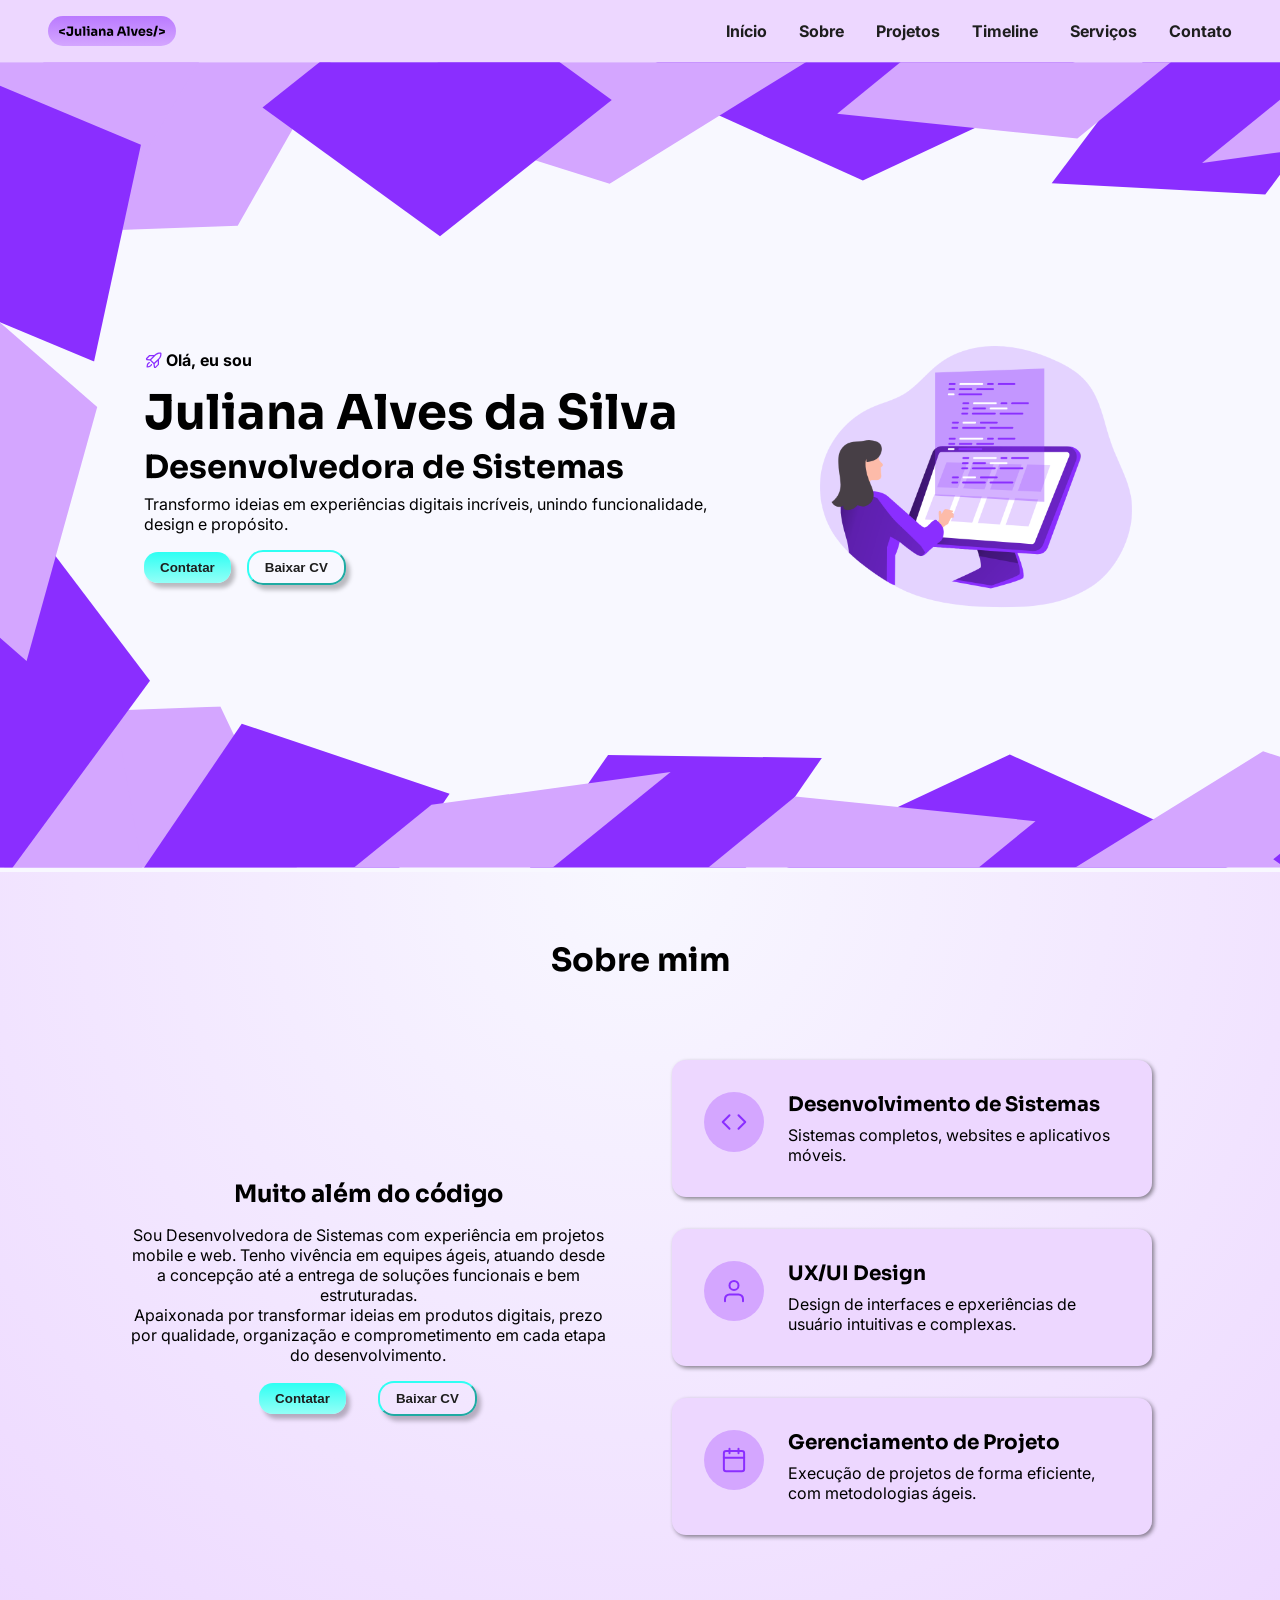
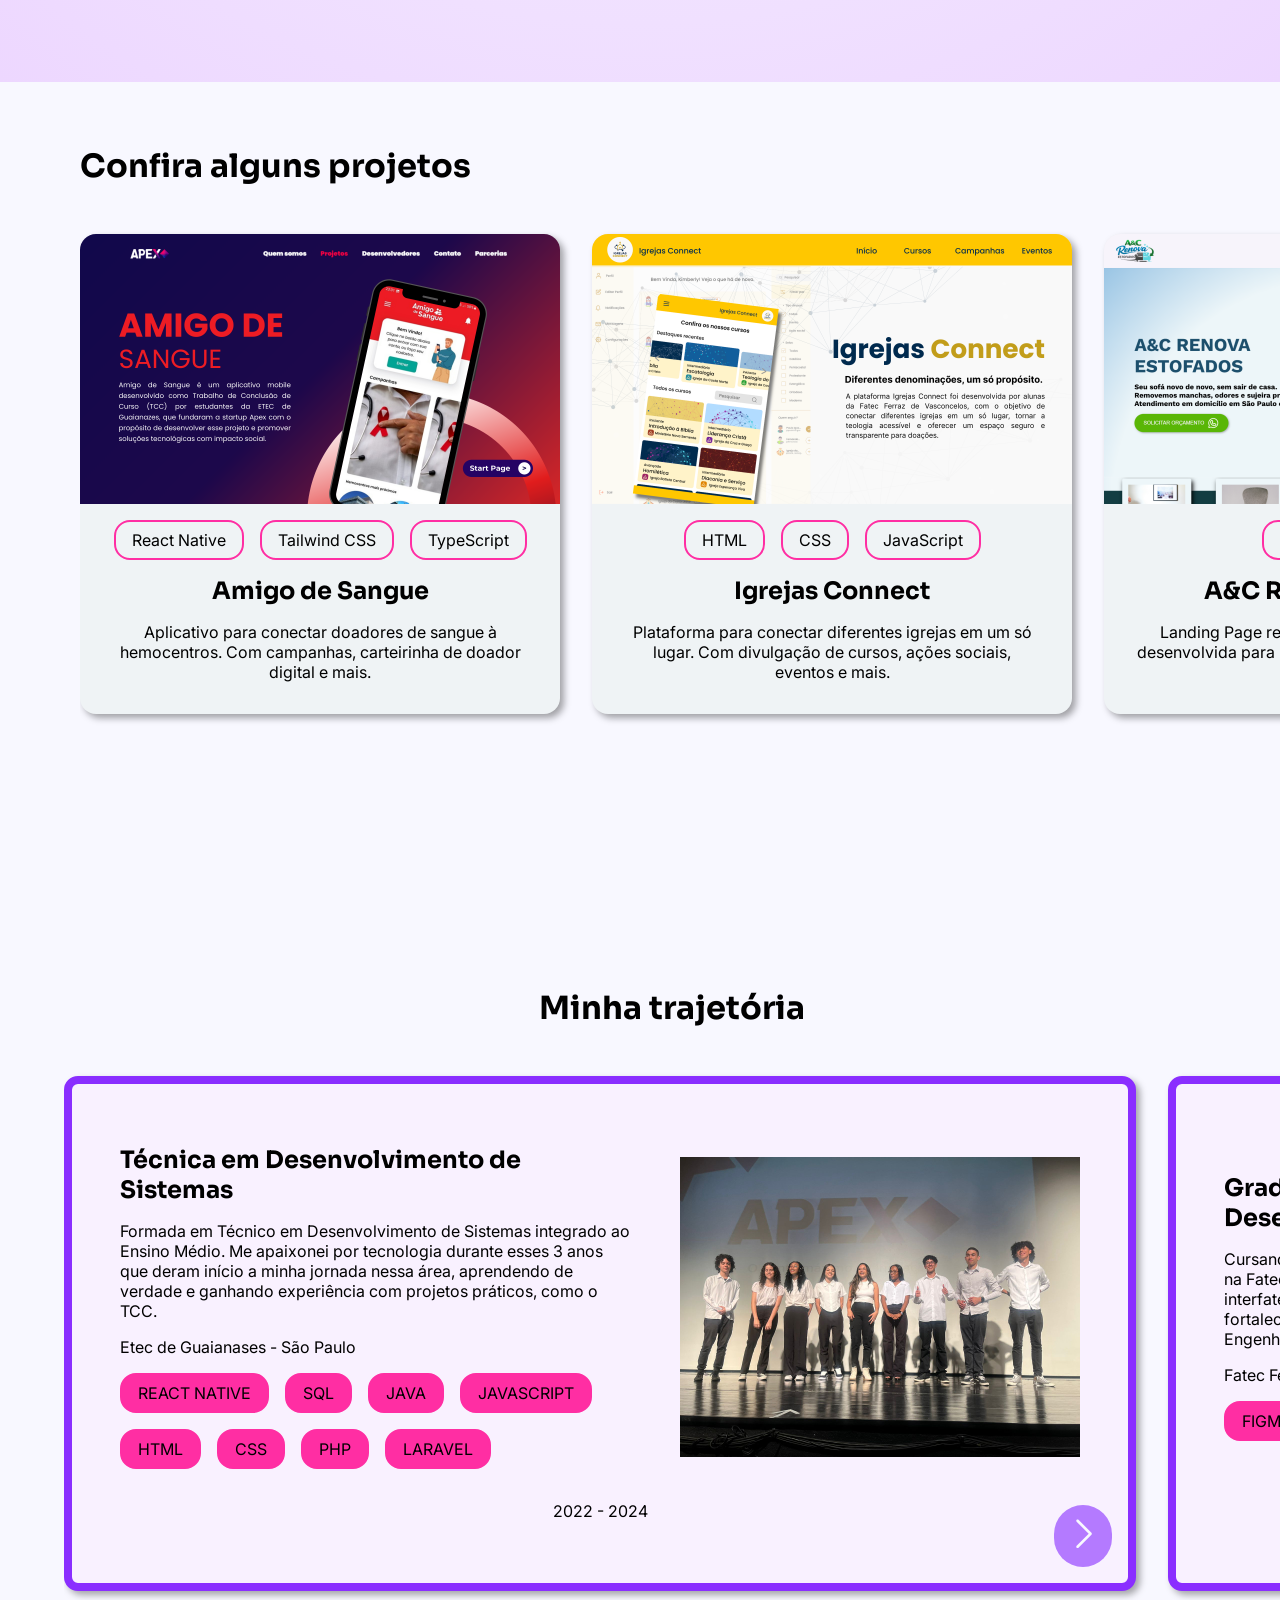
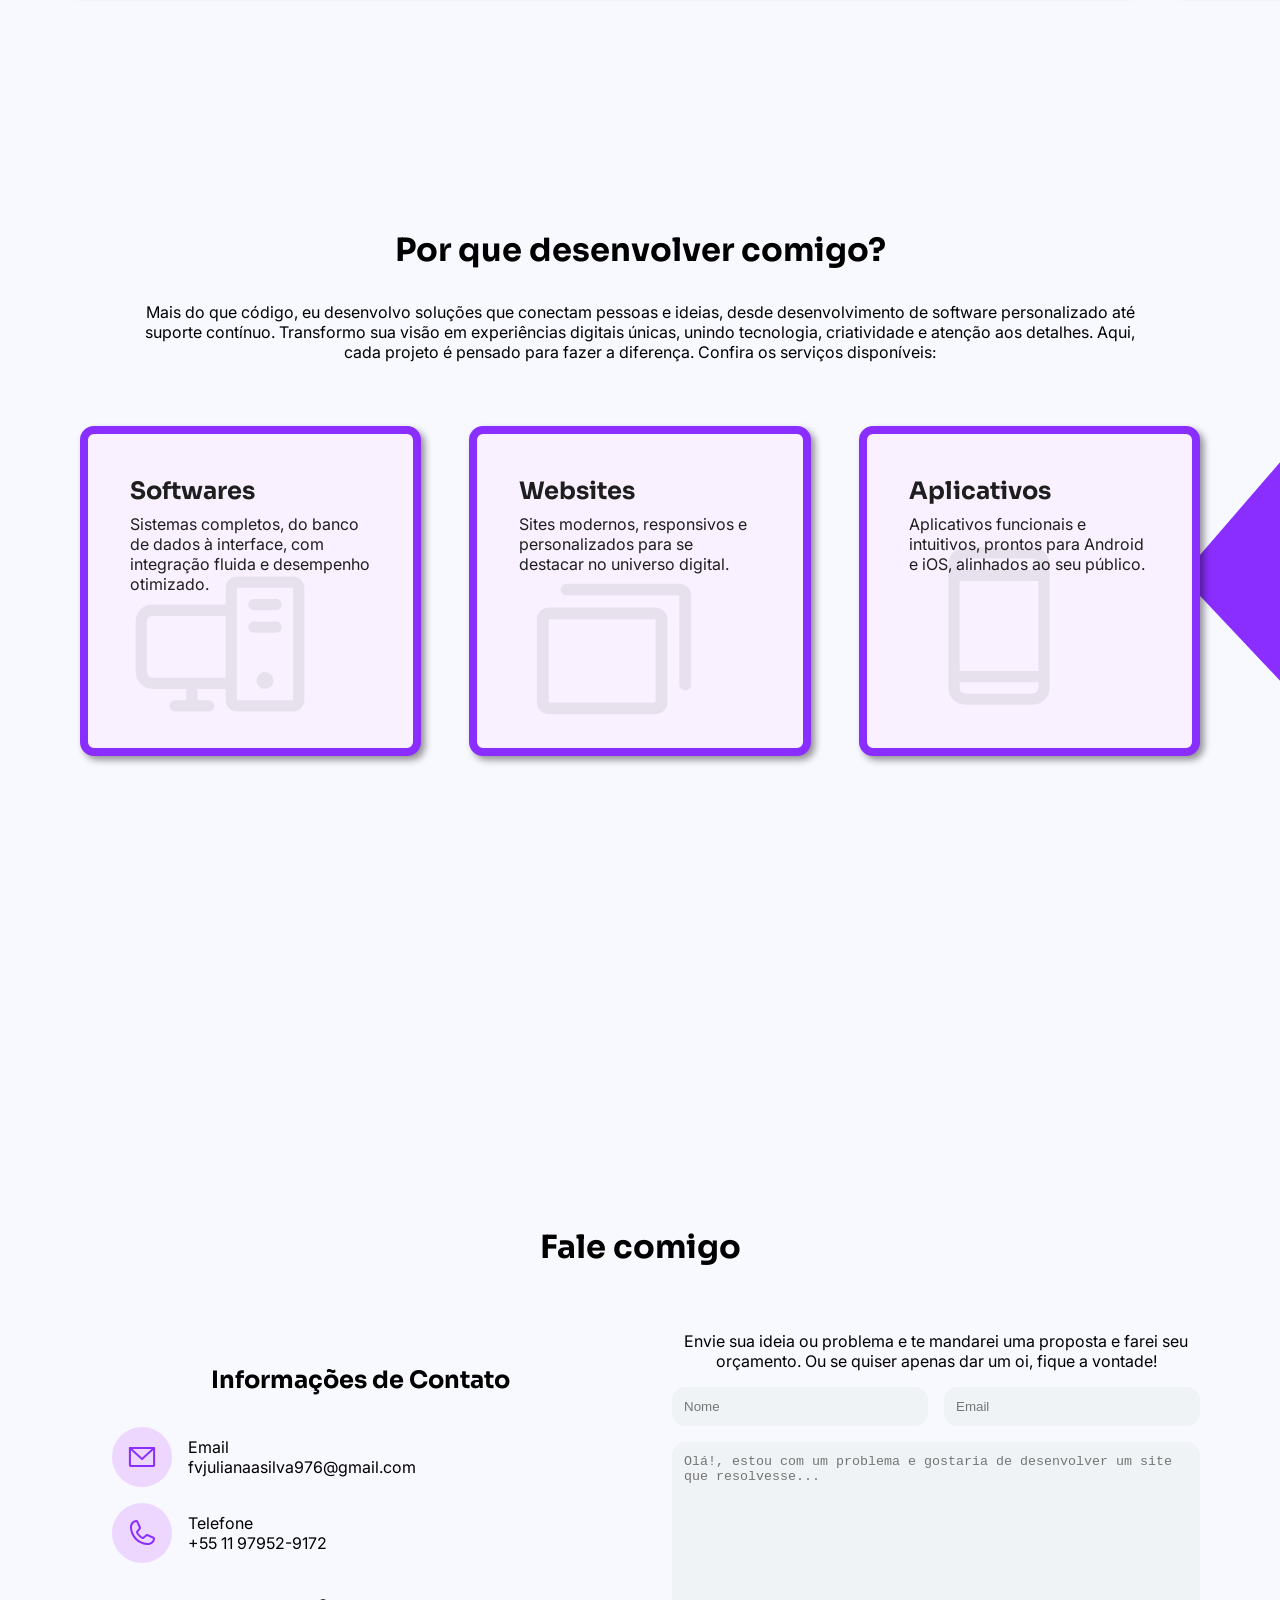
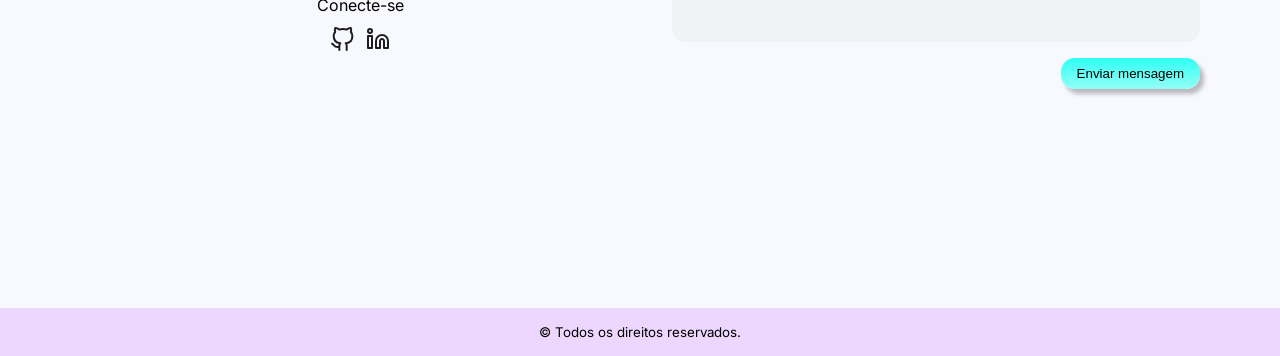
<file: portfolio/index.html>
<!DOCTYPE html>
<html lang="en">
<head>
  <meta charset="UTF-8">
  <meta name="viewport" content="width=device-width, initial-scale=1.0">
  <meta name="description" content="Portfólio de Projetos de Sistemas desenvolvidos por Juliana Alves da Silva.">
  <link rel="preconnect" href="https://fonts.googleapis.com">
  <link rel="preconnect" href="https://fonts.gstatic.com" crossorigin>
  <link href="https://fonts.googleapis.com/css2?family=Inter:ital,opsz,wght@0,14..32,100..900;1,14..32,100..900&family=Sora:wght@100..800&display=swap" rel="stylesheet">
  <link rel="stylesheet" href="assets/styles/reset.css">
  <link rel="stylesheet" href="assets/styles/variaveis.css">
  <link rel="stylesheet" href="assets/styles/style.css">
  <title>Portfólio Juliana</title>
</head>
<body>
  <header class="header-content">
    <img src="assets/img/logo.svg" alt="Logo Juliana Alves" height="30px">
    <nav>
      <ul>
        <li><a href="#home">Início</a></li>
        <li><a href="#about">Sobre</a></li>
        <li><a href="#projects">Projetos</a></li>
        <li><a href="#timeline">Timeline</a></li>
        <li><a href="#services">Serviços</a></li>
        <li><a href="#contact">Contato</a></li>
      </ul>
    </nav>
  </header>
  <main>
    <section id="home">
      <div class="home__texts">
        <div class="span-inicio">
          <img src="assets/img/icons/foguete.svg" alt="foguete" height="20px">
          <p>Olá, eu sou</p>
        </div>
        <div class="texts">
          <h1>Juliana Alves da Silva</h1>
          <div class="home__desc">
            <h2>Desenvolvedora de Sistemas</h2>
            <p>Transformo ideias em experiências digitais incríveis, unindo funcionalidade, design e propósito.</p>
          </div>
        </div>
        <div class="ctas" style="gap: 1rem;">
          <button class="btn-primary">
            <a href="#contact">Contatar</a>
          </button>
          <button class="btn-secondary"><a href="">Baixar CV</a></button>
        </div>
      </div>
      <img src="assets/img/art2.png" alt="ilustração de uma mulher programando" class="art">
    </section>

    <section id="about">
      <h2>Sobre mim</h2>
      <div class="about-main">
        <div class="about__intro">
          <h3>Muito além do código</h3>
          <p>Sou Desenvolvedora de Sistemas com experiência em projetos mobile e web. Tenho vivência em equipes ágeis, atuando desde a concepção até a entrega de soluções funcionais e bem estruturadas.
          <br>Apaixonada por transformar ideias em produtos digitais, prezo por qualidade, organização e comprometimento em cada etapa do desenvolvimento.</p>
          <div class="ctas">
            <button class="btn-primary"><a href="#contact">Contatar</a></button>
            <button class="btn-secondary"><a href="">Baixar CV</a></button>
          </div>
        </div>
        <div class="cards">
          <div class="card">
            <img src="assets/img/icons/code.svg" alt="ícone de código">
            <div class="card__texts">
              <h4>Desenvolvimento de Sistemas</h4>
              <p>Sistemas completos, websites e aplicativos móveis.</p>
            </div>
          </div>
          <div class="card">
            <img src="assets/img/icons/user.svg" alt="ícone de usuário">
            <div class="card__texts">
              <h4>UX/UI Design</h4>
              <p>Design de interfaces e epxeriências de usuário intuitivas e complexas.</p>
            </div>
          </div>
          <div class="card">
            <img src="assets/img/icons/calendar.svg" alt="ícone de calendário">
            <div class="card__texts">
              <h4>Gerenciamento de Projeto</h4>
              <p>Execução de projetos de forma eficiente, com metodologias ágeis.</p>
            </div>
          </div>
        </div>
      </div>
    </section>

    <section id="projects">
      <h2>Confira alguns projetos</h2>
      <div class="projects__cards">
        <div class="project-card">
          <img src="assets/img/amigodesangue.png" alt="" width="480px" style="border-top-left-radius: 1rem; border-top-right-radius: 1rem;">
          <div class="stacks">
            <p class="stack">React Native</p>
            <p class="stack">Tailwind CSS</p>
            <p class="stack">TypeScript</p>
          </div>
          <div class="project-card__texts">
            <h3>Amigo de Sangue</h3>
            <p>Aplicativo para conectar doadores de sangue à hemocentros. Com campanhas, carteirinha de doador digital e mais.</p>
          </div>
        </div>
        <div class="project-card">
          <img src="assets/img/igrejasconnect.png" alt="" width="480px" style="border-top-left-radius: 1rem; border-top-right-radius: 1rem;">
          <div class="stacks">
            <p class="stack">HTML</p>
            <p class="stack">CSS</p>
            <p class="stack">JavaScript</p>
          </div>
          <div class="project-card__texts">
            <h3>Igrejas Connect</h3>
            <p>Plataforma para conectar diferentes igrejas em um só lugar. Com divulgação de cursos, ações sociais, eventos e mais.</p>
          </div>
        </div>
        <div class="project-card">
          <img src="assets/img/acrenova.png" alt="página inicial de um site para um negócio de renovação de estofados" width="480px" style="border-top-left-radius: 1rem; border-top-right-radius: 1rem;">
          <div class="stacks">
            <p class="stack">HTML</p>
            <p class="stack">CSS</p>
          </div>
          <div class="project-card__texts">
            <h3>A&C Renova Estofados</h3>
            <p>Landing Page responsiva e focada em conversão desenvolvida para um negócio local de higienização de estofados.</p>
          </div>
        </div>
      </div>
    </section>

    <section id="timeline">
      <h2>Minha trajetória</h2>
      <div class="timeline__cards">
        <div class="card-timeline" id="item1">
          <div class="trajetoria">
            <div class="trajetoria__texts">
              <h3>Técnica em Desenvolvimento de Sistemas</h3>
              <p>Formada em Técnico em Desenvolvimento de Sistemas integrado ao Ensino Médio. Me apaixonei por tecnologia durante esses 3 anos que deram início a minha jornada nessa área, aprendendo de verdade e ganhando experiência com projetos práticos, como o TCC.</p>
              <div class="local">
                <!-- icone de local -->
                <p>Etec de Guaianases - São Paulo</p>
              </div>
              <div class="stacks">
                <div class="stack-secondary">REACT NATIVE</div>
                <div class="stack-secondary">SQL</div>
                <div class="stack-secondary">JAVA</div>
                <div class="stack-secondary">JAVASCRIPT</div>
                <div class="stack-secondary">HTML</div>
                <div class="stack-secondary">CSS</div>
                <div class="stack-secondary">PHP</div>
                <div class="stack-secondary">LARAVEL</div>
              </div>
            </div>
            <img src="assets/img/apex.jpeg" alt="" width="400px">
          </div>
          <p>2022 - 2024</p>
          <a class="btn-next" href="#item2">
            <img src="assets/img/icons/arrow.svg" alt="seta para direita" width="42px">
          </a>
        </div>
        
        <div class="card-timeline" id="item2">
          <div class="trajetoria">
            <div class="trajetoria__texts">
              <h3>Graduanda em Análise e Desenvolvimento de Sistemas</h3>
              <p>Cursando o 3° Semestre em Análise e Desenvolvimento de Sistemas na Fatec. Participo de competições de programação como a interfatecs, estou desenvolvendo projetos acadêmicos e fortalecendo minha base para o início de uma carreira como Engenheira de Software.</p>
              <div class="local">
                <!-- icone de local -->
                <p>Fatec Ferraz de Vasconcelos - São Paulo</p>
              </div>
              <div class="stacks">
                <div class="stack-secondary">FIGMA</div>
                <div class="stack-secondary">UX/UI</div>
                <div class="stack-secondary">PYTHON</div>
                <div class="stack-secondary">ALGORITMOS</div>
              </div>
            </div>
            <img src="assets/img/fatec.jpeg" alt="" width="400px">
          </div>
          <p>2025 - 2027</p>
          <!-- <button>avançar</button> -->
        </div>
      </div>
    </section>

    <section id="services">
      <div class="services__texts">
        <h2>Por que desenvolver comigo?</h2>
        <p>Mais do que código, eu desenvolvo soluções que conectam pessoas e ideias, desde desenvolvimento de software personalizado até suporte contínuo. Transformo sua visão em experiências digitais únicas, unindo tecnologia, criatividade e atenção aos detalhes. Aqui, cada projeto é pensado para fazer a diferença. Confira os serviços disponíveis:</p>
      </div>
      <div class="services__cards">
        <div class="service__card">
          <a href="#contact">
            <div class="service__card-texts">
              <h3>Softwares</h3>
              <p>Sistemas completos, do banco de dados à interface, com integração fluida e desempenho otimizado.</p>
            </div>
            <img src="assets/img/icons/DesktopTower.svg" alt="Ícone de computador de fundo" width="180px" style="margin-top: -40px; margin-right: -10px;">
          </a>
        </div>
        <div class="service__card">
          <a href="#contact">
            <div class="service__card-texts">
              <h3>Websites</h3>
              <p>Sites modernos, responsivos e personalizados para se destacar no universo digital.</p>
            </div>
            <img src="assets/img/icons/Cards.svg" alt="Ícone de pa´ginas web de fundo" width="190px" style="margin-top: -20px; margin-right: -10px;">
          </a>
        </div>
        <div class="service__card">
          <a href="#contact">
            <div class="service__card-texts">
              <h3>Aplicativos</h3>
              <p>Aplicativos funcionais e intuitivos, prontos para Android e iOS, alinhados ao seu público.</p>
            </div>
            <img src="assets/img/icons/DeviceMobile.svg" alt="Ícone de celular de fundo" width="180px" style="margin-top: -38px; margin-right: -30px;">
          </a>
        </div>
      </div>
    </section>

    <section id="contact">
      <h2>Fale comigo</h2>
      <div class="infos-e-form">
        <div class="contact__infos">
          <h3>Informações de Contato</h3>

          <div class="infos">
            <div class="info">
              <img src="assets/img/icons/email.svg" alt="ícone de email">
              <div class="info__texts">
                <p>Email</p>
                <p>fvjulianaasilva976@gmail.com</p>
              </div>
            </div>
            <div class="info">
              <img src="assets/img/icons/phone.svg" alt="ícone de telefone">
              <div class="info__texts">
                <p>Telefone</p>
                <p>+55 11 97952-9172</p>
              </div>
            </div>
          </div>

          <div class="conecte">
            <p>Conecte-se</p>
            <div class="redes">
              <a href="https://github.com/juliana15paak" target="_blank">
                <img src="assets/img/icons/github.svg" alt="link para o github" width="24px">
              </a>
            <a href="https://linkedin.com/in/juliana-alves976" target="_blank">
              <img src="assets/img/icons/linkedin.svg" alt="link para o linkedin" width="24px">
            </a>
          </div>
          </div>
        </div>

        <div class="contact__form">
          <p>Envie sua ideia ou problema e te mandarei uma proposta e farei seu orçamento. Ou se quiser apenas dar um oi, fique a vontade!</p>
          <form action="" class="form">
            <div class="campos">
              <div class="inputs">
                <input type="text" name="name" id="name" placeholder="Nome">
                <input type="email" name="email" id="email" placeholder="Email">
              </div>
              <textarea name="message" id="message" placeholder="Olá!, estou com um problema e gostaria de desenvolver um site que resolvesse..."></textarea>
            </div>
            <button class="btn-primary" style="align-self: end;">Enviar mensagem</button>
          </form>
        </div>
      </div>
    </section>
  </main>
  <footer>
    <small>&copy; Todos os direitos reservados.</small>
  </footer>
</body>
</html>
</file>
<file: portfolio/assets/styles/variaveis.css>
:root{
  --color-light: #F8F8FF;
  --color-dark: #1E1E1E;
  --color-secondary: #8A2EFF;
  --color-tertiary: #2EFFF3;
  --color-quaternary: #FF2EA3;

  /*shades*/
  --shadow: #EFF3F5;
  --shadow-secondary: #F9F1FF;
  --shadow-tertiary: #00000012;
  --light-shadow1: #9E9EA2;
  --light-shadow2: #666669;
  --dark-shadow1: #171717;
  --dark-shadow2: #111111;
  --secondary-shadow1: #5C25A2;
  --secondary-shadow2: #3F1D6A;
  --tertiary-shadow1: #2EA29B;
  --tertiary-shadow2: #276965;
  --quaternary-shadow1: #A3296A;
  --quaternary-shadow2: #6B2146;

  /*tints*/
  --light-tone1: #FAFAFF;
  --light-tone2: #FCFCFF;
  --dark-tone1: #606060;
  --dark-tone2: #929292;
  --secondary-tone1: #B47AFF;
  --secondary-tone2: #D4A6FF;
  --secondary-tone3: #EDD7FF;
  --tertiary-tone1: #94FFF7;
  --tertiary-tone2: #BDFFFA;
  --tertiary-tone3: #E3FFFD;
  --quaternary-tone1: #FF87C1;
  --quaternary-tone2: #FFB1D5;
  --quaternary-tone3: #FFDDEC;
  
  /*tamanhos*/
  --radius-sm: 8px;
  --radius-md: 14px;
  --radius-lg: 16px;

  --max-width:1200px;

  /*tipografia*/
  --ff-title: Sora, sans-serif;
  --ff-body: Inter, sans-serif;

  /*gradients*/
  --gradient-secondary: linear-gradient(90deg, var(--color-secondary), var(--secondary-shadow1));
  --gradient-tertiary: linear-gradient(180deg, var(--color-tertiary), var(--tertiary-tone1));
}
</file>
<file: portfolio/assets/styles/style.css>
@import url(layout.css);
@import url(components.css);
</file>
